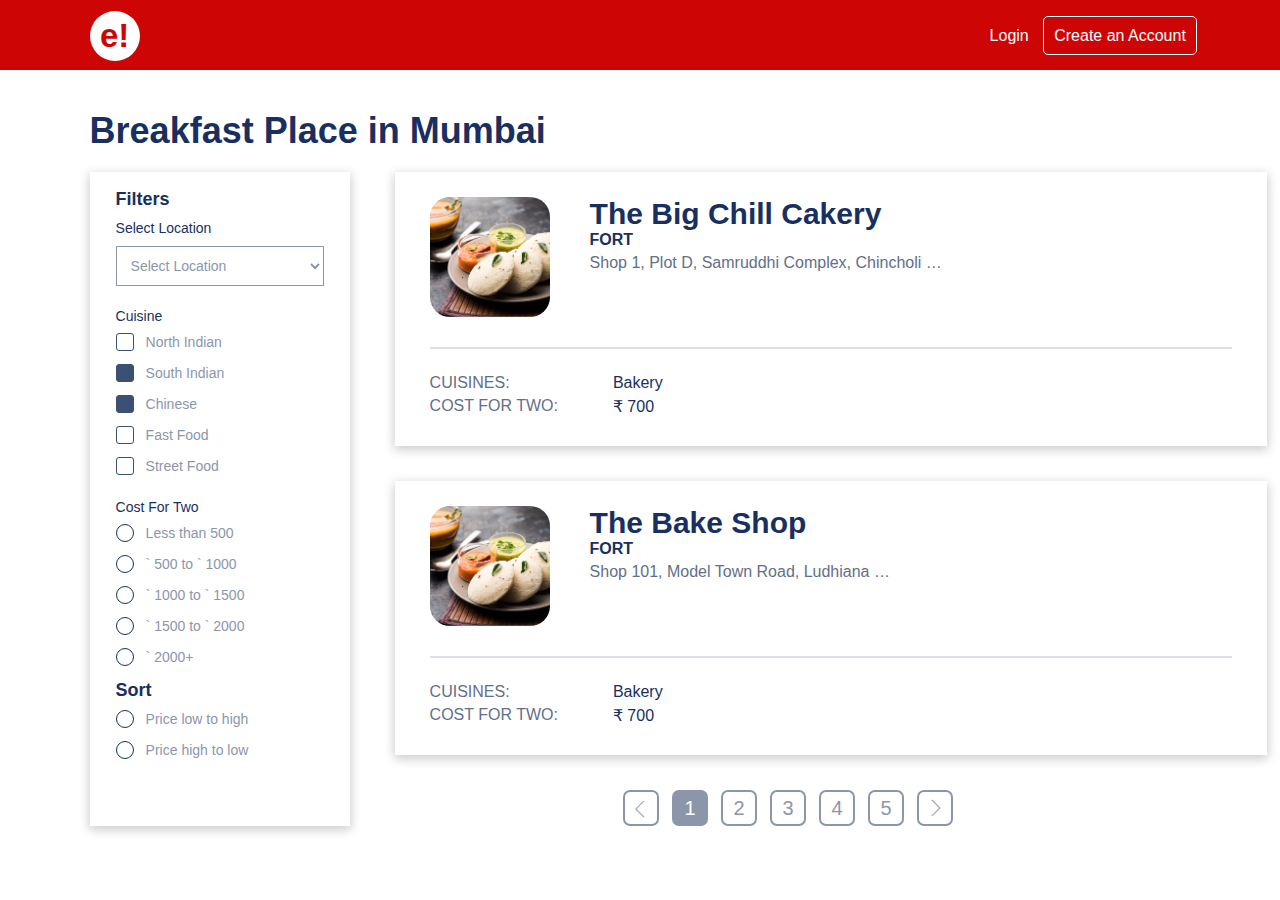
<file: Assignment_1/index.html>
<!DOCTYPE html>
<html lang="en">
<head>
    <meta charset="UTF-8">
    <meta name="viewport" content="width=device-width, initial-scale=1.0">
    <title>Food  Product Filter</title>

    <link rel="stylesheet" href="css/style.css" type="text/css">
</head>
<body>
        <!-- Edureka assignment2 -->
            <header>
                   <nav>
                            <div class="logo-span">
                                       <a href="#" class="logo">e!</a>
                            </div>

                            <div class="login-signup">
                                    <a href="#" class="login">Login</a>
                                    <a href="#" class="createacc">Create an Account</a>
                            </div>
                   </nav>
            </header>

            <div class="main">

                <h1 class="darkBlue resultHeading">Breakfast Place in Mumbai</h1>
        
                <!--  -->
                <button class="filtersButton">
                    <p class="darkBlue">Filters / Sort</p>
                    <i id='filtersButtonArrow' class="arrow arrowDown"></i>
                </button>
                <!--  -->
        
        
                <div class="mainContent">
                    <form  class="filters">
                        <h4>Filters</h4>
                        <h5>Select Location</h5>
        
                        <!--  -->
        
                        <select class="locationSelect">
                            <option id="opt1" value="none" class="locationOption">
                                <p>Select Location</p>
                            </option>
                            <option value="Mumbai India" class="locationOption">Mumbai India</option>
                            <option value="Mumbai-Bangalore Highyay" class="locationOption">Mumbai-Bangalore Highway</option>
                            <option value="Mumbai Central Railway Statin" class="locationOption">
                                Mumbai Central Railway Statin
                            </option>
                            <option value="Mumbai Airport Lounge" class="locationOption">Mumbai Airport Lounge</option>
                            <option value="Mumbai CST Area i" class="locationOption">Mumbai CST Area </option>
                            <option value="Chennai" class="locationOption">Chennai</option>
                        </select>
                        <!--  -->
        
        
                        <h5>Cuisine</h5>
                        <div class="cuisines">
                            <label class="cuisine">North Indian
                                <input type="checkbox" name="northIndian" id="northIndian" />
                                <span class="checkmark">
                                    <i class="zmdi zmdi-check zmdi-hc-lg"></i>
                                </span>
                            </label>
                            <label class="cuisine">South Indian
                                <input type="checkbox" name="southIndian" id="southIndian" checked />
                                <span class="checkmark">
                                    <i class="zmdi zmdi-check zmdi-hc-lg"></i>
                                </span>
                            </label>
                            <label class="cuisine">Chinese
                                <input type="checkbox" name="chinese" id="chinese" checked />
                                <span class="checkmark">
                                    <i class="zmdi zmdi-check zmdi-hc-lg"></i>
                                </span>
                            </label>
                            <label class="cuisine">Fast Food
                                <input type="checkbox" name="fastFood" id="fastFood" />
                                <span class="checkmark">
                                    <i class="zmdi zmdi-check zmdi-hc-lg"></i>
                                </span>
                            </label>
                            <label class="cuisine">Street Food
                                <input type="checkbox" name="streetFood" id="streetFood" />
                                <span class="checkmark">
                                    <i class="zmdi zmdi-check zmdi-hc-lg"></i>
                                </span>
                            </label>
                        </div>
                        <h5>Cost For Two</h5>
                        <div class="costRange">
                            <label class="cost">Less than 500
                                <input type="radio" name="costRange" value="500" />
                                <span class="radioCircle"></span>
                                <span class="radioInnerCircle"></span>
                            </label>
                            <label class="cost">` 500 to ` 1000
                                <input type="radio" name="costRange" value="500-1000" />
                                <span class="radioCircle"></span>
                                <span class="radioInnerCircle"></span>
                            </label>
                            <label class="cost">` 1000 to ` 1500
                                <input type="radio" name="costRange" value="1000-1500" />
                                <span class="radioCircle"></span>
                                <span class="radioInnerCircle"></span>
                            </label>
                            <label class="cost">` 1500 to ` 2000
                                <input type="radio" name="costRange" value="1500-2000" />
                                <span class="radioCircle"></span>
                                <span class="radioInnerCircle"></span>
                            </label>
                            <label class="cost">` 2000+
                                <input type="radio" name="costRange" value="2000+" />
                                <span class="radioCircle"></span>
                                <span class="radioInnerCircle"></span>
                            </label>
                        </div>
                        <h4>Sort</h4>
                        <label class="sort">Price low to high
                            <input type="radio" name="sortdirection" value="l2h" />
                            <span class="radioCircle"></span>
                            <span class="radioInnerCircle"></span>
                        </label>
                        <label class="sort">Price high to low
                            <input type="radio" name="sortdirection" value="h2l" />
                            <span class="radioCircle"></span>
                            <span class="radioInnerCircle"></span>
                        </label>
        
                        <button class="applyFilters">
                            Apply
                        </button>
                    </form>
        
                    <div class="products">
                        <div class="productList">
                            <div class="product" style="margin-right: -72px;">
                                <div class="productHead">
                                    <img src="images/food.png" alt="image"/>
                                    <div class="placeDesc">
                                        <h1 class="darkBlue">The Big Chill Cakery</h1>
                                        <h4 class="darkBlue">FORT</h4>
                                        <p class=" text-muted darkBlue">Shop 1, Plot D, Samruddhi Complex, Chincholi …</p>
                                    </div>
                                </div>
        
                                <div class="productFoot">
                                    <div class="featureLabels" style="color: #636F88;">
                                        <p>CUISINES:</p>
                                        <p>COST FOR TWO:</p>
                                    </div>
                                    <div class="features darkBlue" style="color: #192F60;">
                                        <p>Bakery</p>
                                        <p>₹ 700</p>
                                    </div>
                                </div>
                            </div>
                            <div class="product" style="margin-right: -72px;">
                                <div class="productHead">
                                    <img src="images/food.png" alt="image"/>
                                    <div class="placeDesc">
                                        <h1 class="darkBlue">The Bake Shop</h1>
                                        <h4 class="darkBlue">FORT</h4>
                                        <p class=" text-muted darkBlue">Shop 101, Model Town Road, Ludhiana …</p>
                                    </div>
                                </div>
        
                                <div class="productFoot">
                                    <div class="featureLabels" style="color: #636F88;">
                                        <p>CUISINES:</p>
                                        <p>COST FOR TWO:</p>
                                    </div>
                                    <div class="features darkBlue" style="color: #192F60;">
                                        <p>Bakery</p>
                                        <p>₹ 700</p>
                                    </div>
                                </div>
                            </div>
                        </div>
        
                        <!-- pagination start here -->
                        <div class="productsNavButtons">
                            <button class="productButton" id="prevButton">
                                <i>&#x221F;</i>
                            </button>
                            <button class="productButton selectedButton">
                                <span>1</span>
                            </button>
                            <button class="productButton">
                                <span>2</span>
                            </button>
                            <button class="productButton">
                                <span>3</span>
                            </button>
                            <button class="productButton">
                                <span>4</span>
                            </button>
                            <button class="productButton">
                                <span>5</span>
                            </button>
                            <button class="productButton" id="nextButton">
                                <i>&#x221F;</i>
                            </button>
                        </div>
        
                        <!-- pagination end her -->
                    </div>
                </div>
        
            </div>
        
      
            <footer>
              
            </footer>
        
        </body>
        
        </html>
</body>
</html>
</file>
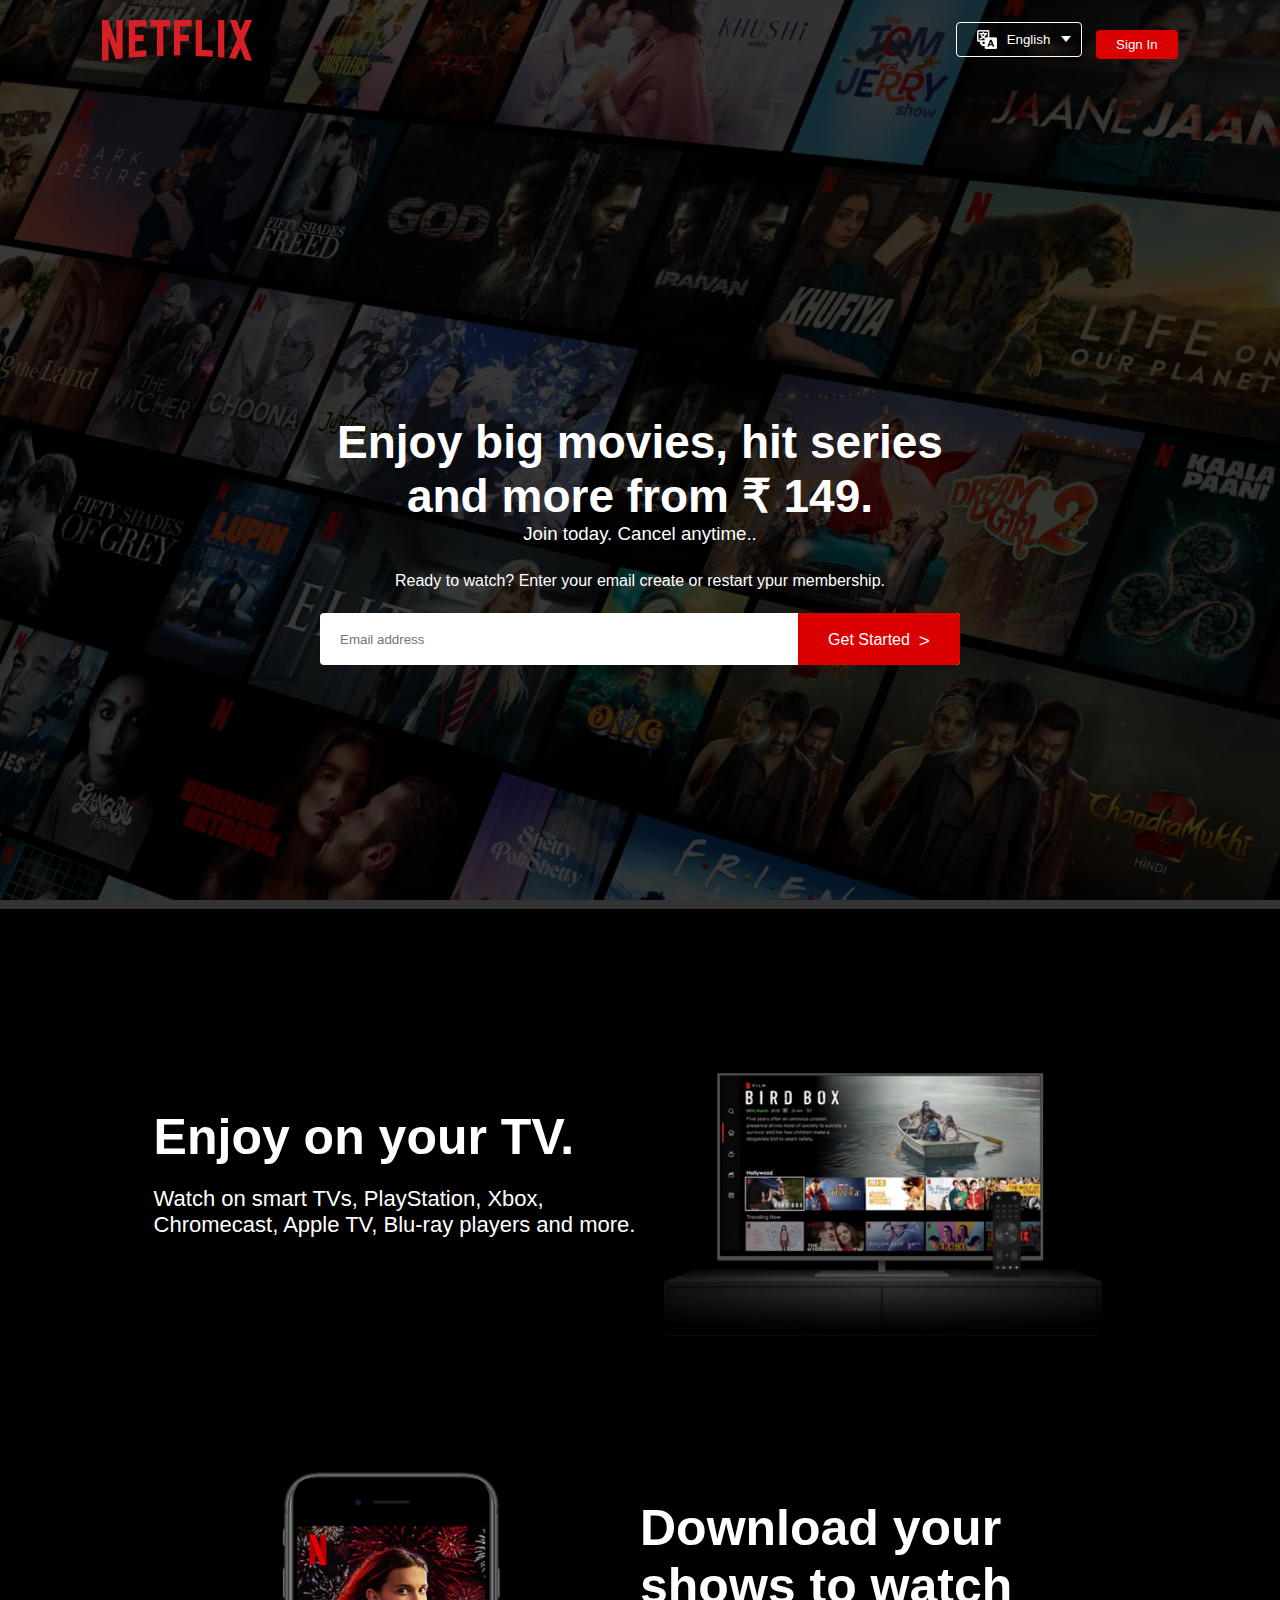
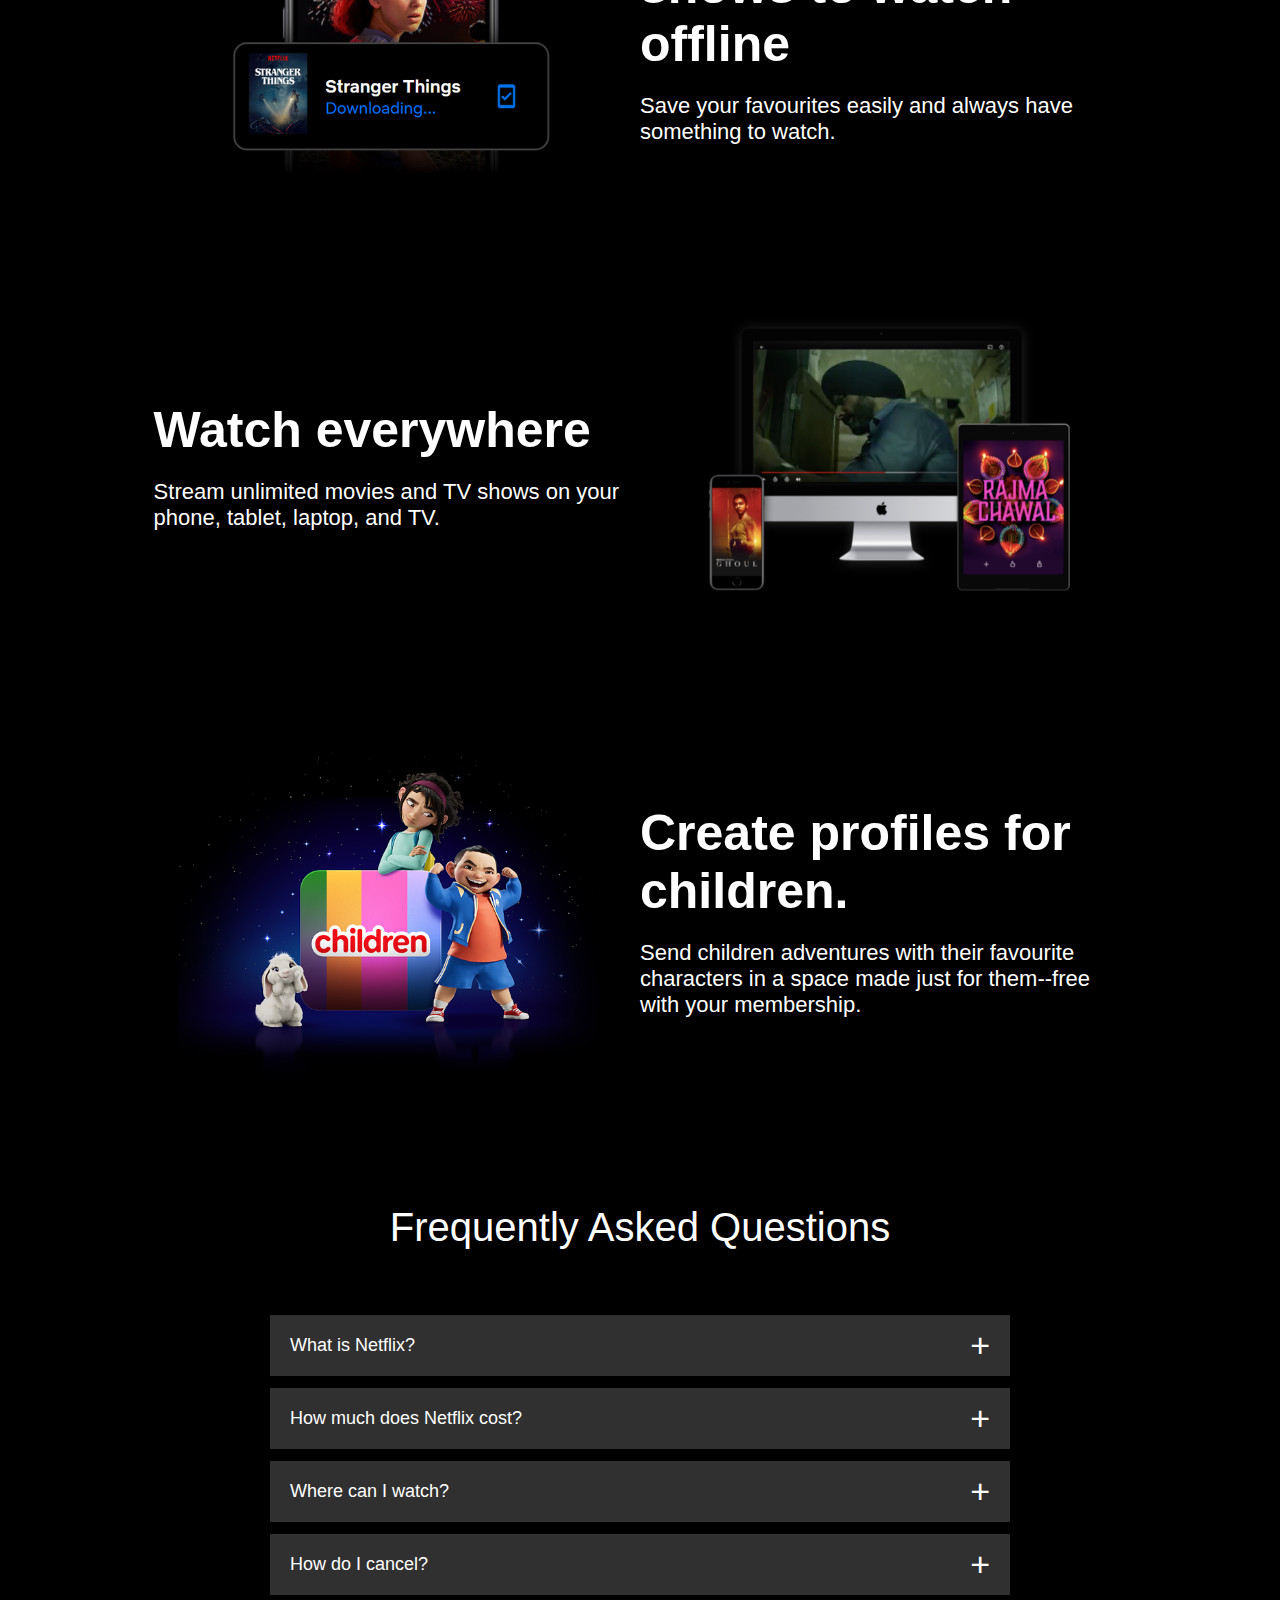
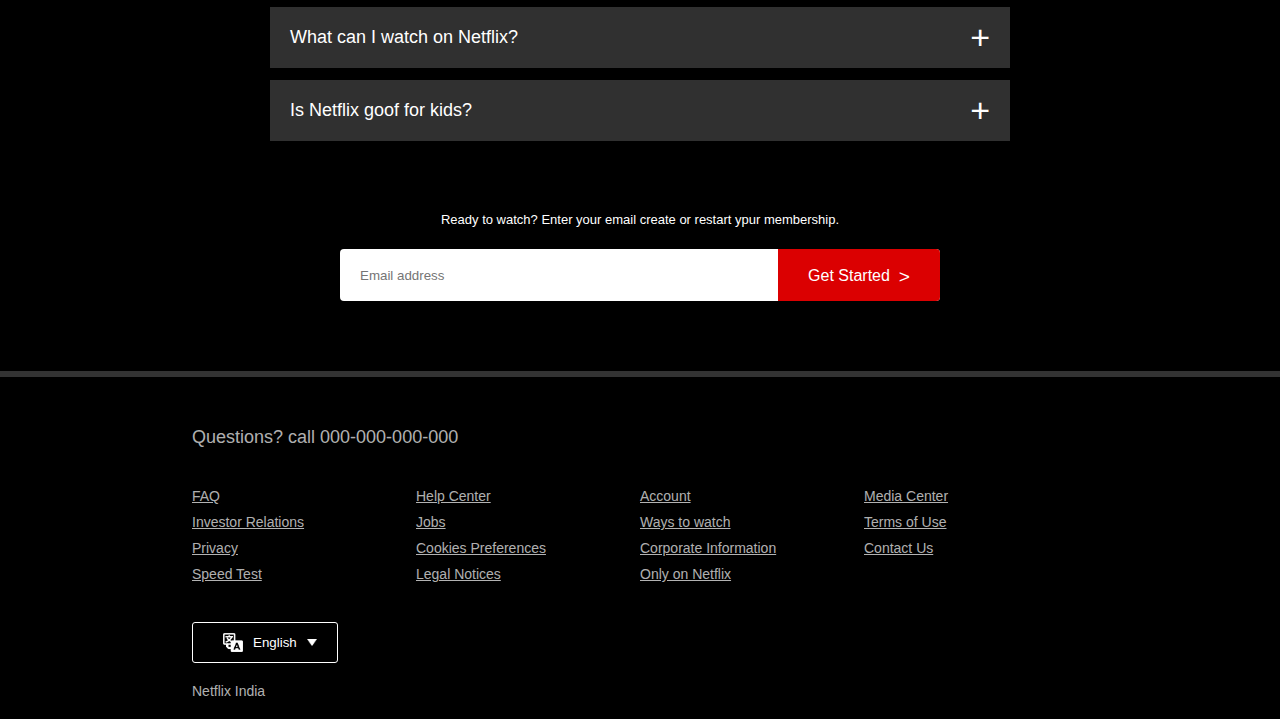
<file: Assignment_3/index.html>
<!DOCTYPE html>
<html lang="en">
<head>
    <meta charset="UTF-8">
    <meta name="viewport" content="width=device-width, initial-scale=1.0">
    <title>Netflix Homepage Clone</title>
    <link rel="stylesheet" href="./css/style.css">
</head>
<body>
        <div class="header">
            <nav>
                <img src="images/logo.png" class="logo">
                <div>
                    <button class="lang-btn"><img src="images/translateicon.png" style="box-shadow: white; height:19px; width: 20px ;margin-right: 10px;">
                        <select style="appearance: none; background-color: transparent;color: #fff;border: 0;outline-color: transparent;"> 
                            <option value="english">English</option>
                            <option value="hindi">Hindi</option>
                        </select>
                        <img src="images/dropdown.png">
                       
                    </button>
                    <button>Sign In</button>
                </div>
            </nav>
           
            <div class="header-content">
                <h1>Enjoy big movies, hit series and more from ₹ 149.</h1>
                <h3>Join today. Cancel anytime..</h3>
                <p>Ready to watch? Enter your email create or restart ypur membership.</p>
                <form class="email-signup">
                    <input type="email" placeholder="Email address" required />
                    <button type="submit">Get Started &nbsp;<span><big>></big></span></button>
                </form>
            </div>
        </div>
           <div class="partion"></div>
        <div class="features">
              <div class="row">
                  <div class="text-col">
                       <h2>Enjoy on your TV.</h2>
                       <p>Watch on smart TVs, PlayStation, Xbox, Chromecast, Apple TV, Blu-ray players and more.</p>
                  </div>
                  <div class="img-col">
                      <img src="images/feature-1.png">
                      
                  </div>
                  
              </div>
              
              <div class="row">
                <div class="img-col f2">
                    <img src="images/feature-2.png">
                </div>
                <div class="text-col">
                     <h2>Download your shows to watch offline</h2>
                     <p>Save your favourites easily and always have something to watch.</p>
                </div>
            
            </div>

            <div class="row">
                <div class="text-col">
                     <h2>Watch everywhere</h2>
                     <p>Stream unlimited movies and TV shows on your phone, tablet, laptop, and TV.</p>
                </div>
                <div class="img-col">
                    <img src="images/feature-3.png">
                </div>
            </div>

            <div class="row">
                <div class="img-col">
                    <img src="images/feature-4.png">
                </div>
                <div class="text-col">
                     <h2>Create profiles for children.</h2>
                     <p>Send children adventures with their favourite characters in a space made just for them--free with your membership.</p>
                </div>
                
            </div>
        </div>
       
        <div class="faq">
             <h2>Frequently Asked Questions</h2>
             <ul class="accordion">
                <li>
                     <input type="radio" name="accordion" id="first">
                     <label for="first">What is Netflix?</label>
                     <div class="content">
                        <p>Netflix is a streaming service that offers a wide variety of award-winning TV shows, movies, anime, documentaries and more – on thousands of internet-connected devices.</p>
                        <p>You can watch as much as you want, whenever you want, without a single ad – all for one low monthly price. There's always something new to discover, and new TV shows and movies are added every week!.</p>
                     </div>
                </li>

                <li>
                    <input type="radio" name="accordion" id="second">
                    <label for="second">How much does Netflix cost?</label>
                    <div class="content">
                       <p>Watch Netflix on your smartphone, tablet, Smart TV, laptop, or streaming device, all for one fixed monthly fee. Plans range from ₹ 149 to ₹ 649 a month. No extra costs, no contracts.</p>
                    </div>
               </li>

               <li>
                <input type="radio" name="accordion" id="third">
                <label for="third">Where can I watch?</label>
                <div class="content">
                   <p>Watch anywhere, anytime. Sign in with your Netflix account to watch instantly on the web at netflix.com from your personal computer or on any internet-connected device that offers the Netflix app, including smart TVs, smartphones, tablets, streaming media players and game consoles.

                    You can also download your favourite shows with the iOS, Android, or Windows 10 app. Use downloads to watch while you're on the go and without an internet connection. Take Netflix with you anywhere.</p>
                </div>
           </li>

           <li>
            <input type="radio" name="accordion" id="fourth">
            <label for="fourth">How do I cancel?</label>
            <div class="content">
               <p>Lorem ipsum, dolor sit amet consectetur adipisicing elit. Praesentium, distinctio. Corrupti dolorem nisi, in non impedit qui animi tempora necessitatibus doloremque? Quo labore iste eaque aut ipsum accusamus ab itaque.</p>
            </div>
       </li>

       <li>
        <input type="radio" name="accordion" id="fifth">
        <label for="fifth">What can I watch on Netflix?</label>
        <div class="content">
           <p>Lorem ipsum, dolor sit amet consectetur adipisicing elit. Praesentium, distinctio. Corrupti dolorem nisi, in non impedit qui animi tempora necessitatibus doloremque? Quo labore iste eaque aut ipsum accusamus ab itaque.</p>
        </div>
   </li>

   <li>
    <input type="radio" name="accordion" id="sixth">
    <label for="sixth">Is Netflix goof for kids?</label>
    <div class="content">
       <p>Lorem ipsum, dolor sit amet consectetur adipisicing elit. Praesentium, distinctio. Corrupti dolorem nisi, in non impedit qui animi tempora necessitatibus doloremque? Quo labore iste eaque aut ipsum accusamus ab itaque.</p>
    </div>
</li>
             </ul>

             <small>Ready to watch? Enter your email create or restart ypur membership.</small>
             <form class="email-signup">
                <input type="email" placeholder="Email address" required />
                <button type="submit">Get Started &nbsp;<span><big>></big></span></button>
            </form>
        </div>

        <div class="footer">
                <h2>Questions?  call 000-000-000-000</h2>

                <div class="row">
                    <div class="col">
                        <a href="#">FAQ</a>
                        <a href="#">Investor Relations</a>
                        <a href="#">Privacy</a>
                        <a href="#">Speed Test</a>
                    </div>

                    <div class="col">
                        <a href="#">Help Center</a>
                        <a href="#">Jobs</a>
                        <a href="#">Cookies Preferences</a>
                        <a href="#">Legal Notices</a>
                    </div>

                    <div class="col">
                        <a href="#">Account</a>
                        <a href="#">Ways to watch</a>
                        <a href="#">Corporate Information</a>
                        <a href="#">Only on Netflix</a>
                    </div>

                    <div class="col">
                        <a href="#">Media Center</a>
                        <a href="#">Terms of Use</a>
                        <a href="#">Contact Us</a>
                    </div>
                </div>
                <button class="lang-btn"><img src="images/translateicon.png" style="box-shadow: white; height:19px; width: 20px ;margin-right: 10px;">
                    <select style="appearance: none; background-color: transparent;color: #fff;border: 0;outline-color: transparent;"> 
                        <option value="english">English</option>
                        <option value="hindi">Hindi</option>
                    </select>
                    <img src="images/dropdown.png">
                   
                </button>
                <p class="copyright-txt">Netflix India</p>
        </div>

</body>
</html>
</file>
<file: Assignment_1/css/style.css>
* {
    font-family: 'Poppins', sans-serif; 
   
  margin: 0;
     padding: 0;
     box-sizing:border-box;
  
}
header {
    display: flex;
    width: 100%;
   align-items:center;
  justify-content: space-between;
    background-color: #ce0505;
    height: 70px;
    position: relative;
    padding: 15px 7%; 
    
}

.logo-span {
    background-color: white;
    border-radius: 50%;
  height:50px;
  width:50px;
    padding: 5px;
    position: relative;
    top: 10px;
}
.logo{
  color: #ce0505;
  font-size: 33px;
  font-weight: 600;
  text-decoration: none;
  position: absolute;
  top: 50%;
  left: 50%;
  transform: translate(-50%, -50%);
}

.login-signup {
  position: relative;
  left: 900px;
  bottom: 24px;
  word-spacing: 10px;
  justify-content: flex-end;
}

.login {
  color: white;
  text-decoration: none;
}

.createacc {
  color: white;
  word-spacing: normal;
  text-decoration: none;
  border: 1px solid white;
  padding:10px 10px;
  border-radius: 5px;
}

 .main{
    max-width: 1300px;
    width: 100%;
    margin: 40px 7%;
  }
  
  .resultHeading{
    font-size: 36px;
    font-weight: bold;
    margin-bottom: 20px;
    color: #192F60;
  }
  
  .filtersButton{
    width: 100%;
    display: none;
    justify-content: space-between;
    padding: 16px 21px 14px 21px;
    font-size: 16px;
    font-weight: 600;
    background-color: white;
    border: 1px solid #E0E0E0;
    margin-bottom: 7px;
  }
  
  .mainContent{
    display: flex;
  }
  
  .arrow{
    border-right: 2px solid #8C96AB;
    border-bottom: 2px solid #8C96AB;
    height: 10px;
    width: 10px;
  }
  
  .arrowDown{
    transform: rotate(45deg);
  }
  
  .arrowUp{
    transform: translateY(7px) rotate(-135deg);
  }
  
  .filters{
    width: 260px;
    padding: 17px 26px;
    box-shadow: 0px 3px 10px 1px rgba(0, 0, 0, 0.2);
    background-color: white;
  }
  
  .filters h4{
    color: #192F60;
    font-size: 18px;
    margin-bottom: 10px;
  }
  
  .filters h5{
    color: #192F60;
    font-size: 14px;
    font-weight: 400;
    margin-bottom: 10px;
  }
  
  .locationSelect{
    width: 100%;
    border: 1px solid #8C96AB;
    font-size: 14px;
    color: #8C96AB;
    padding: 10px;
    margin-bottom: 22px;
    background-color: white;
  }
  
  #opt1{
    color: cadetblue;
    border: 3px solid black;
  }
  
  .cuisines{
    margin-bottom: 25px;
  }
  
  .cuisine{
    display: flex;
    align-items: center;
    position: relative;
    padding-left: 30px;
    color: #8C96AB;
    font-size: 14px;
    margin-bottom: 15px;
  }
  
  .cuisine input{
    opacity: 0;
  }
  
  .checkmark{
    width: 18px;
    height: 18px;
    border: 1.5px solid #3A5075;
    border-radius: 3px;
    display: flex;
    justify-content: center;
    align-items: center;
    color: white;
    position: absolute;
    left: 0;
    transition: 0.1s;
  }
  
  .cuisine:hover input ~ .checkmark{
    background-color: #00000020;
  }
  .cuisine input:checked ~ .checkmark {
    background-color: #3A5075;
    transition: 0.1s;
  }
  
  .cost{
    display: flex;
    align-items: center;
    position: relative;
    padding-left: 30px;
    color: #8C96AB;
    font-size: 14px;
    margin-bottom: 15px;
  }
  
  .cost input{
    opacity: 0;
  }
  
  .radioCircle{
    border: 1.5px solid #192F60;
    background-color: white;
    height: 18px;
    width: 18px;
    border-radius: 50%;
    position: absolute;
    left: 0;
  }
  
  .radioInnerCircle{
    position: absolute;
    left: 2.5px;
    width: 13px;
    height: 13px;
    border-radius: 50%;
  }
  
  .cost input:checked ~ .radioInnerCircle{
    background-color: #192F60;
    transition: 0.2s;
  }
  
  .cost:hover .radioInnerCircle{
    background-color: #00000020;
  }
  
  .sort{
    display: flex;
    align-items: center;
    position: relative;
    padding-left: 30px;
    color: #8C96AB;
    font-size: 14px;
    margin-bottom: 15px;
  }
  
  .sort input{
    opacity: 0;
  }
  
  .sort input:checked ~ .radioInnerCircle{
    background-color: #192F60;
    transition: 0.2s;
  }
  
  .sort:hover .radioInnerCircle{
    background-color: #00000020;
  }
  
  .applyFilters{
    display: none;
    color: #CE0505;
    background-color: white;
    border: 1.5px solid #CE0505;
    height: 40px;
    font-size: 16px;
    margin: 33px 0px 20px 0px;
    border-radius: 5px;
    cursor: pointer;
    font-weight: 600;
  }
  
  .applyFilters:hover{
    background-color: #CE0505;
    color: white;
  }
  
  .products{
    width: 800px;
    margin-left: 45px;
  }
  
  .product{
    padding: 25px 35px;
    box-shadow: 0px 0px ;
    box-shadow: 0px 3px 10px 1px rgba(0, 0, 0, 0.2);
    background-color: white;
    margin-bottom: 35px;
  }
  
  
  .product  img{
    width: 120px;
    height: 120px;
    border-radius: 20px;
    object-fit: cover;
  }
  
  .productHead{
    display: flex;
    padding-bottom: 30px;
    border-bottom: 2px solid #DEDFE5;
  }
  
  .placeDesc{
    margin-left: 40px;
  }
  
  .placeDesc h1{
    font-size: 30px;
    font-weight: 700;
    color: #192F60;
  }
  .placeDesc h4{
    font-size: 16px;
    font-weight: 600;
    margin-bottom: 5px;
    color: #192F60;
  }
  
  .placeDesc p{
    font-size: 16px;
    font-weight: 300;
   color: #636F88;
  }
  
  .productFoot{
    margin-top: 25px;
    display: flex;
  }
  .productFoot p{
    margin-bottom: 5px;
    
  }
  .featureLabels{
    padding-right: 20px;
    font-size: 16px;
    color: #636F88 ;
    margin-right: 35px;
  }
  
  
  .productsNavButtons{
    display: flex;
    justify-content: center;
  }
  
  .productButton{
    display: flex;
    justify-content: center;
    align-items: center;
    width: 36px;
    height: 36px;
    border: 2px solid #8C96AB;
    border-radius: 7px;
    color: #8C96AB;
    background-color: transparent;
    font-size: 20px;
    margin-right: 13px;
    cursor: pointer;
  }
  
  .selectedButton{
    background-color: #8C96AB;
    color:white;
  }
  
  #prevButton i{
    transform: translateX(3px) rotate(45deg);
  }
  
  #nextButton i{
    transform: translateX(-3px) rotate(-135deg);
  }
  
  @media (width <= 769px) {
    .main{
      padding: 30px 0px;
    }
  
    .navbar{
      width: 100vw;
    }
    .navbarBrand{
      font-size: 25px;
      width:50px;
      height: 50px;
    }
    
    .navLink{
      font-size: 12px;
      padding: 5px 15px;
    }
  
    .resultHeading{
      margin-left: 24px;
      font-size: 20px;
    }
  
    .filtersButton{
      margin-bottom: 18px;
      margin-left: 24px;
      margin-right: 24px;
      width: 90vw;
      display: flex;
    }
  
    .filters{
      display: flex;
      flex-direction: column;
      justify-self: center;
      position: absolute;
      width: 94vw;
      left: 3%;
      z-index: 1;
    }
  
    .products{
      margin-left: 0px;
    }
  
    .product{
      width: 100vw;
      padding: 30px 25px;
      margin-bottom: 25px;
    }
  
    
    .product img{
      width: 70px;
      height: 70px;
    }
    .placeDesc{
      margin-left: 15px;
    }
    .placeDesc h1{
      font-size: 20px;
    }
    .placeDesc h4{
      font-size: 13px;
      margin-bottom: 0px;
    }
    
    .placeDesc p{
      font-size: 12px;
    }
    
    .featureLabels{
      font-size: 13px;
    }
    
    .features{
      font-size: 13px;
    }
  
    .productButton{
      width: 32px;
      height: 32px;
      font-size: 17px;
      margin-right: 10px;
    }
  
    .applyFilters{
      display: block;
    }
  }
  
  @media (width>769px) {
    .filters{
      display:block !important;
    }
  }
</file>
<file: Assignment_3/css/style.css>
*{
margin: 0;
padding: 0;
box-sizing: border-box;
font-family: 'Poppins', sans-serif;
}
html,body{
width: 100%;
height: 100%;
background: #000;
color: #fff;
}

.header{
    width: 100%;
    height: 100vh;
    background-image: linear-gradient(rgba(0, 0, 0, 0.7),rgba(0, 0, 0, 0.7)),url(../images/bgbanner.jpg);
    background-size: cover;
    background-position: center;
    padding: 10px 8%;
    position: relative;
}

nav{
    display: flex;
    align-items: center;
    justify-content: space-between;
    padding: 10px 0;
}

.logo{
    width: 150px;
    cursor: pointer;
}

nav button{
    border: 0;
    outline: 0;
    background: #db0001;
    color: #fff;
    padding: 7px 20px;
    border-radius: 4px;
    margin-left: 10px;
    cursor: pointer;
}

.lang-btn{
    display: inline-flex;
    align-items: center;
    background: transparent;
    border: 1px solid #fff;
     padding: 7px 10px;
}

.lang-btn img{
    width: 10px;
    margin-left: 10px;
}

.header-content{
    position: absolute;
    top: 50%;
    left: 50%;
    transform: translate(-50%, -50%);
    text-align: center;
    margin-top: 90px; 
}
.partion{
    border-top: 9px solid #333;
}
.header-content h1 {
    font-size: 46px;
    line-height: 70px;
    font-weight: 700;
    max-width: 650px;
    line-height: normal;
}

.header-content h3 {
    font-weight: 500;
    margin-bottom: 20px;
}
 .header-content p{
    margin-top: 20px;
    line-height: normal;
    position: relative;
    top: 7px;
    font-weight: 500;
 }
.email-signup{
    background: #fff;
    border-radius: 4px;
    display: flex;
    align-items: center;
    margin-top: 30px;
    overflow: hidden;
}

.email-signup input{
    flex: 1;
    border:0;
    outline: 0;
    margin-left: 20px;
}

.email-signup button{
    background: #db0001;
    border: 0;
    outline: 0;
    color: #fff;
    font-size: 16px;
    cursor: pointer;
    padding: 15px 30px;
}
span big{
   font-weight: 500;
   position: relative;
   top: 2px;  
}

/* ---------------------------features------------------------------------ */

.features{
    padding: 50px 12%;
    font-size: 22px;
}

.row{
    display: flex;
    width: 100%;
    align-items: center;
    flex-wrap: wrap;
    padding: 50px 0;
}
.text-col{
    flex-basis: 50%;
    margin-bottom: 20px;
}
.img-col{
    flex-basis: 50%;
    margin-bottom: 20px;
    position: relative;
}
.img-col img{
    display: block;
    width: 90%;
    margin: auto;
}

.features h2{
    font-size: 50px;
    font-weight: 600;
    margin-bottom: 20px;
}

/* ------------------faq--------------------------- */
.faq{
    padding: 10px 12%;
    text-align: center;
    font-size: 18px;
}

.faq h2{
    font-weight: 500;
    font-size: 40px;
}

.accordion{
    margin: 60px auto;
    width: 100%;
    max-width: 750px;
}

.accordion li{
    list-style: none;
    width: 100%;
    padding: 5px;
}

.accordion li label{
    display: flex;
    align-items: center;
    padding: 20px;
    font-size: 18px;
    font-weight: 500;
    background: #303030;
    margin-bottom: 2px;
    cursor: pointer;
    position: relative;
}

label::after{
    content: '+';
    font-size: 34px;
    position: absolute;
    right: 20px;
    transition: transform 0.5s;
}

input[type="radio"]{
    display: none;
}
option{
    color: #000;
}
select:focus{
  outline: none;
}
.accordion .content{
    background: #303030;
    text-align:left;
    padding: 0 20px;
    max-height: 0;
    overflow: hidden;
    transition: max-height 0.5s, padding 0.5s;
}

.accordion input[type="radio"]:checked + label + .content{
    max-height: 600px;
    padding: 30px 20px;
}
.accordion input[type="radio"]:checked + label::after{
    transform: rotate(135deg);
}

.faq .email-signup{
    max-width: 600px;
    margin: 20px auto 60px;
}

.faq small{
    font-size: 13px;
}

/* ----------------------footer-------------------------- */
.footer{
    padding: 50px 15% 10px;
    border-top: 6px solid #333;
    color: #FFFFFFB3;
}

.footer h2{
    font-size: 18px;
    font-weight: 400;
    margin-bottom: 30px;
}

.footer .col{
    flex-basis: 25%;
    flex-grow: 1;
    margin-bottom: 20px;
}

.footer .col a{
    display: block;
    /* text-decoration: none; */
    color: #FFFFFFB3;
    font-size: 14px;
    margin-bottom: 10px;
}

.footer .row{
    align-items: flex-start;
    padding: 10px 0;
}

.footer .lang-btn{
    color: #fff;
    padding: 10px 20px;
    border-radius: 3px;
}

.copyright-txt{
    font-size: 14px;
    margin-top: 20px;
    margin-bottom: 10px;
}

/* -------------media-queries-for-small-screen----------- */
@media only screen and (max-width: 600px) {
    .logo{
        width: 100px;
    }
    nav button{
        padding: 5px 10px;
    }
    nav .lang-btn{
        padding: 4px 8px;
    }
    .header-content{
        position: unset;
        transform: none;
        padding-top: 150px;
    }
    .header-content h1{
        font-size: 30px;
    }
    .email-signup button{
        font-size: 12px;
        padding: 10px 15px;
    }
    .text-col, .img-col{
        flex-basis: 100%;
    }
    .features h2{
        font-size: 30px;
    }
    .features p{
        font-size: 15px;
    }
    .row:nth-child(2), .row:nth-child(4){
        flex-direction: column-reverse;
    }
    .features .row{
        padding: 10px 0;
    }
    .faq h2{
        font-size: 20px;
    }
    .accordion .content{
        font-size: 14px;
    }
    .accordion li label{
        padding: 10px;
        font-size: 14px;
    }
    label::after{
        font-size: 22px;
    }
}
</file>
